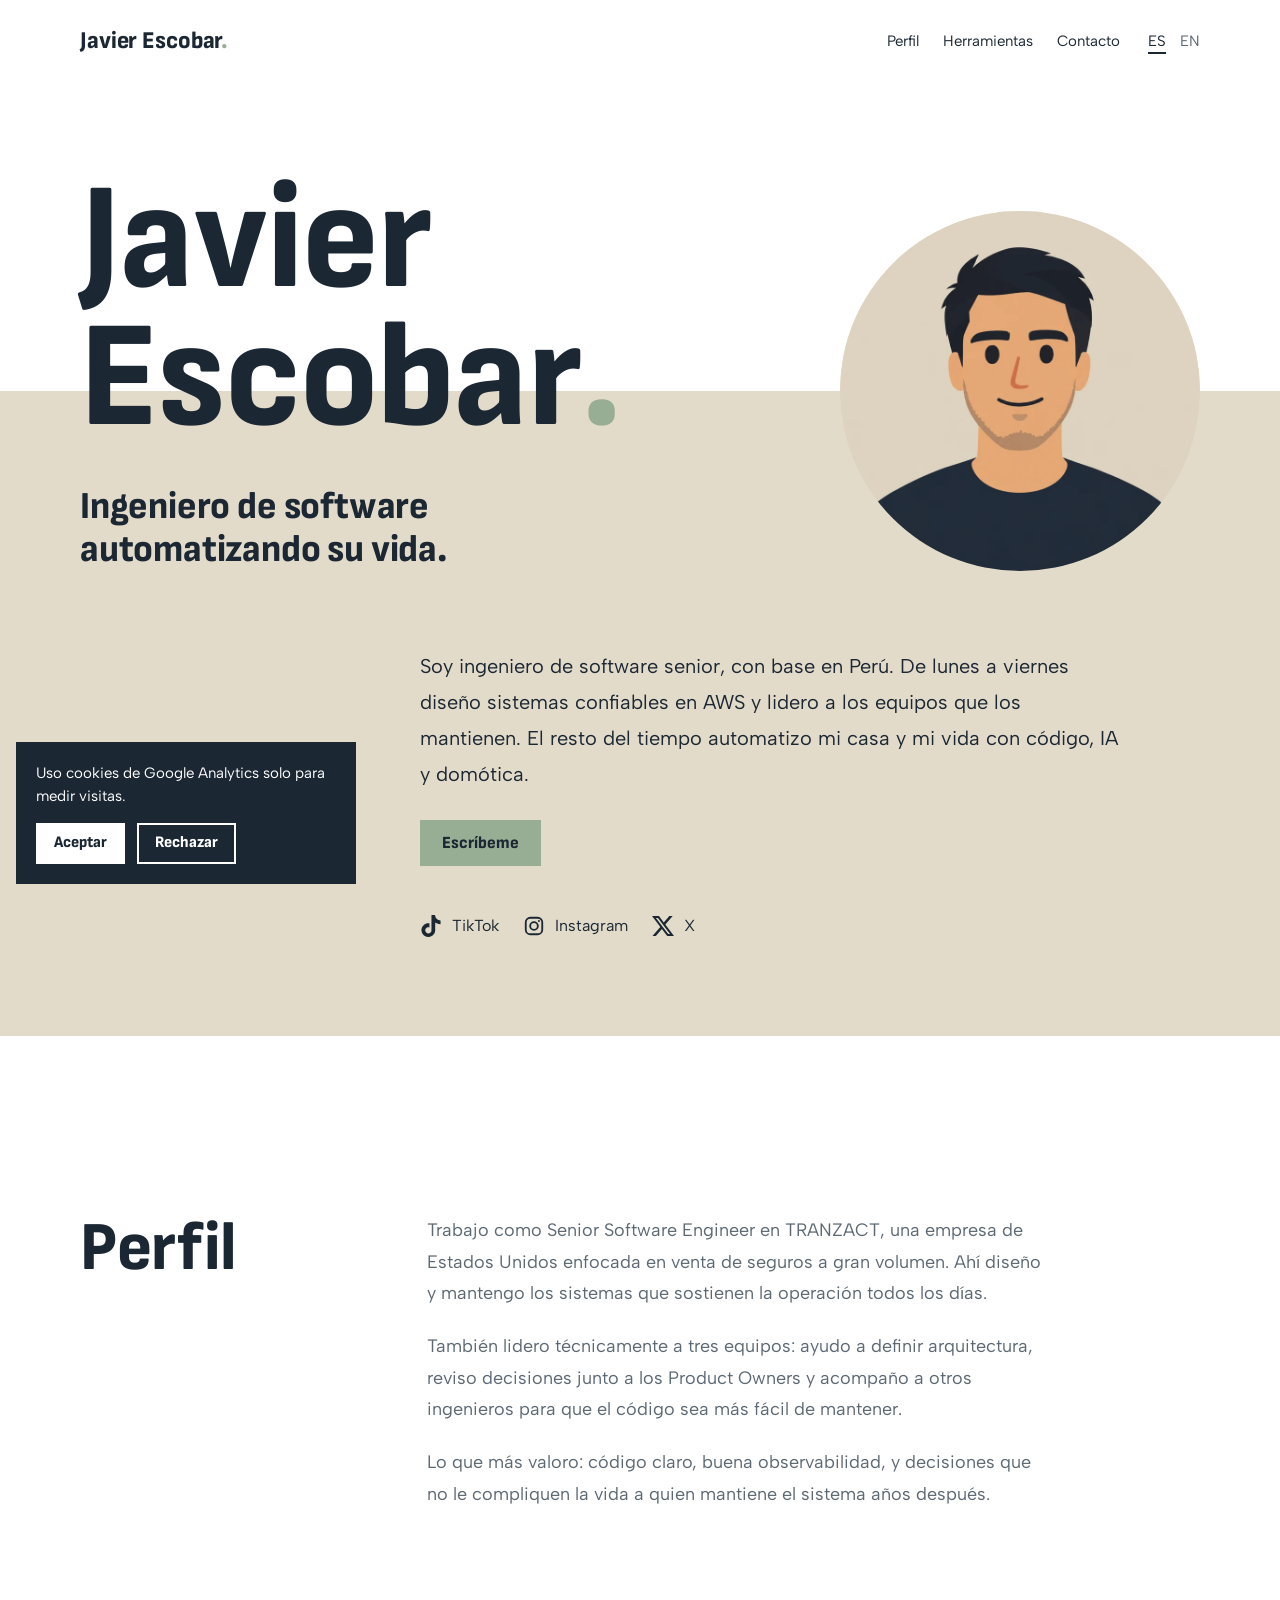
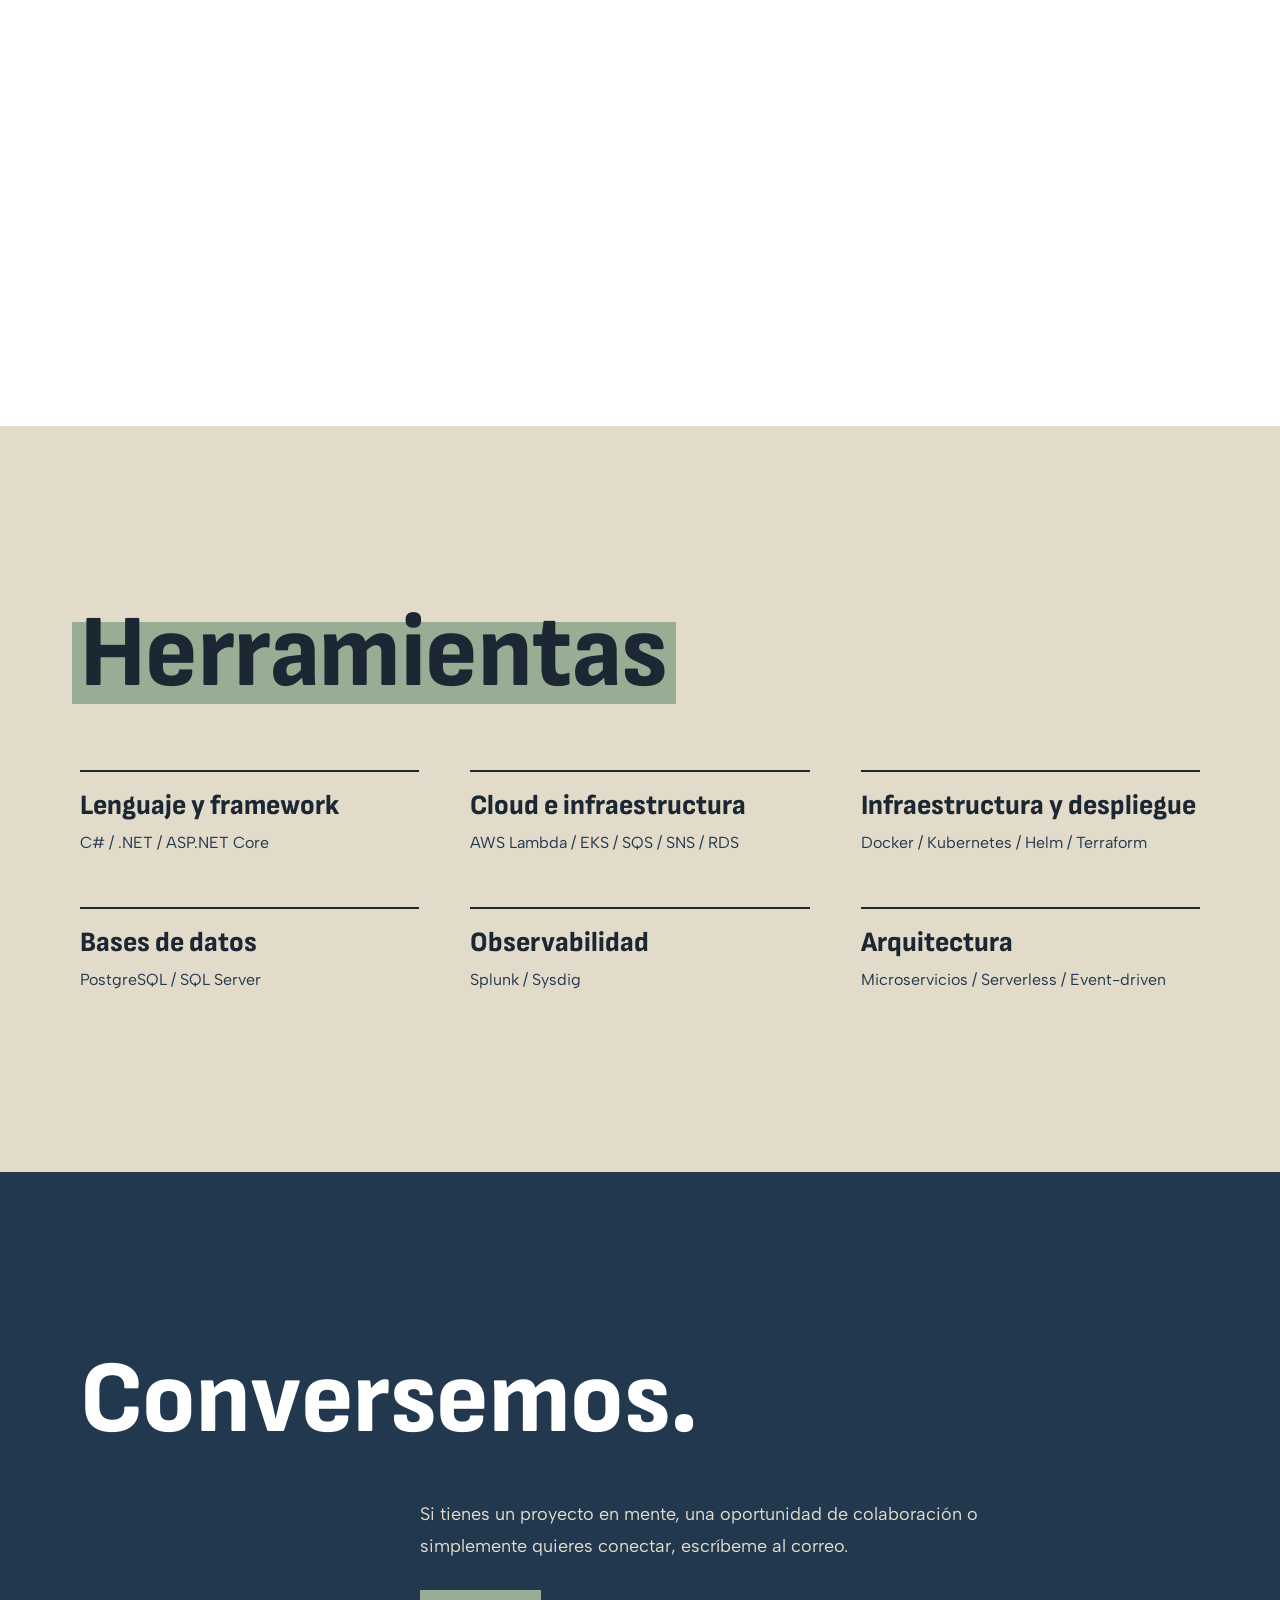
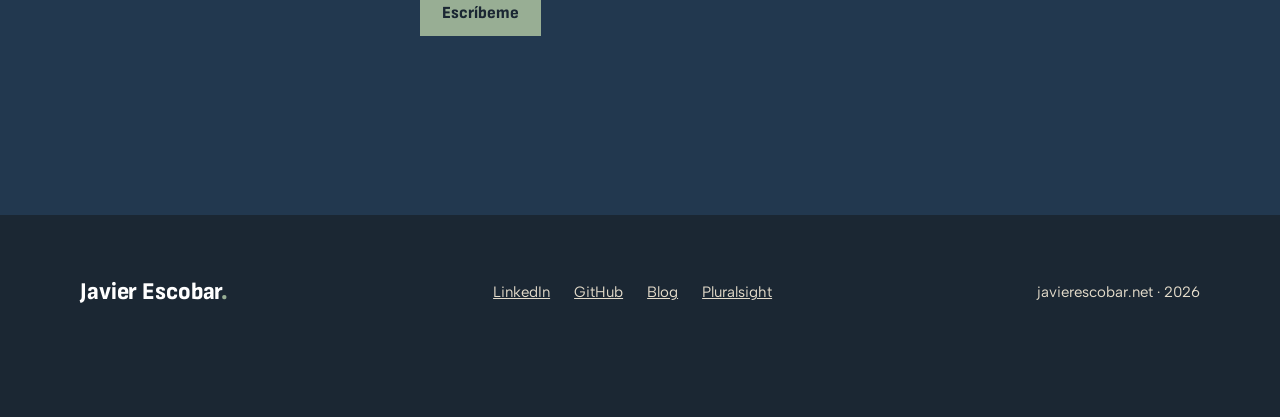
<file: index.html>
<!DOCTYPE html>
<html lang="es">

<head>
    <meta charset="UTF-8" />
    <meta name="viewport" content="width=device-width, initial-scale=1.0" />

    <!-- Google Analytics with consent mode: no cookies until the visitor accepts. -->
    <script>
        window.dataLayer = window.dataLayer || [];
        function gtag() { dataLayer.push(arguments); }
        gtag('consent', 'default', {
            analytics_storage: 'denied',
            ad_storage: 'denied',
            ad_user_data: 'denied',
            ad_personalization: 'denied'
        });
        gtag('js', new Date());
        gtag('config', 'G-T27PDGQ6QC');
    </script>
    <script async src="https://www.googletagmanager.com/gtag/js?id=G-T27PDGQ6QC"></script>

    <meta name="description"
        content="Javier Escobar Espinoza, ingeniero de software senior y Technical Lead en Perú. Diseño sistemas confiables en AWS y automatizo mi casa y mi vida con código, IA y domótica." />
    <meta name="author" content="Javier Escobar Espinoza" />
    <meta name="theme-color" content="#ffffff" />
    <link rel="canonical" href="https://javierescobar.net/" />
    <link rel="alternate" hreflang="es" href="https://javierescobar.net/" />
    <link rel="alternate" hreflang="en" href="https://javierescobar.net/en/" />
    <link rel="alternate" hreflang="x-default" href="https://javierescobar.net/" />

    <meta property="og:site_name" content="Javier Escobar Espinoza" />
    <meta property="og:type" content="profile" />
    <meta property="og:locale" content="es_PE" />
    <meta property="og:title" content="Javier Escobar Espinoza, ingeniero de software senior y Technical Lead" />
    <meta property="og:description"
        content="Sistemas confiables en AWS de lunes a viernes. El resto del tiempo, automatizando mi vida." />
    <meta property="og:url" content="https://javierescobar.net/" />
    <meta property="og:image" content="https://javierescobar.net/images/avatar.jpg" />
    <meta name="twitter:card" content="summary" />
    <meta name="twitter:title" content="Javier Escobar Espinoza, ingeniero de software senior y Technical Lead" />
    <meta name="twitter:description"
        content="Sistemas confiables en AWS de lunes a viernes. El resto del tiempo, automatizando mi vida." />
    <meta name="twitter:image" content="https://javierescobar.net/images/avatar.jpg" />

    <title>Javier Escobar Espinoza, ingeniero de software senior y Technical Lead</title>
    <link rel="apple-touch-icon" sizes="180x180" href="/apple-touch-icon.png">
    <link rel="icon" type="image/png" sizes="32x32" href="/favicon-32x32.png">
    <link rel="icon" type="image/png" sizes="16x16" href="/favicon-16x16.png">
    <link rel="manifest" href="/site.webmanifest">
    <link rel="preconnect" href="https://fonts.googleapis.com" />
    <link rel="preconnect" href="https://fonts.gstatic.com" crossorigin />
    <link href="https://fonts.googleapis.com/css2?family=Albert+Sans:wght@400&family=Sofia+Sans+Semi+Condensed:wght@800&display=swap"
        rel="stylesheet" />
    <link rel="stylesheet" href="/styles.css" />

    <script>document.documentElement.classList.add('js');</script>

    <script type="application/ld+json">
        {
            "@context": "https://schema.org",
            "@type": "WebSite",
            "name": "Javier Escobar Espinoza",
            "alternateName": ["Javier Escobar", "Javier Escobar E."],
            "url": "https://javierescobar.net/"
        }
    </script>

    <script type="application/ld+json">
        {
            "@context": "https://schema.org",
            "@type": "Person",
            "name": "Javier Escobar Espinoza",
            "alternateName": "Javier Escobar",
            "url": "https://javierescobar.net/",
            "image": "https://javierescobar.net/images/avatar.jpg",
            "jobTitle": "Senior Software Engineer & Technical Lead",
            "worksFor": {
                "@type": "Organization",
                "name": "TRANZACT"
            },
            "alumniOf": {
                "@type": "CollegeOrUniversity",
                "name": "Universidad Privada Antenor Orrego"
            },
            "address": {
                "@type": "PostalAddress",
                "addressCountry": "PE"
            },
            "sameAs": [
                "https://www.tiktok.com/@javierescobare",
                "https://www.instagram.com/javierescobare",
                "https://x.com/javierescobare",
                "https://linkedin.com/in/javierescobare",
                "https://github.com/javierescobare",
                "https://blog.javierescobar.net",
                "https://app.pluralsight.com/profile/javierescobare"
            ],
            "knowsAbout": [
                "Cloud Architecture",
                ".NET",
                "AWS",
                "Backend Engineering",
                "Home Automation",
                "Distributed Systems",
                "Microservices",
                "Serverless",
                "Event-driven Architecture",
                "Technical Leadership",
                "Software Architecture"
            ]
        }
    </script>
</head>

<body>
    <a class="skip" href="#main">Saltar al contenido</a>
    <div class="wrap">
        <header>
            <nav class="nav" aria-label="Principal">
                <a class="wm" translate="no" href="/" aria-label="Inicio, Javier Escobar">Javier Escobar<i>.</i></a>
                <ul class="nav-links">
                    <li><a href="#perfil">Perfil</a></li>
                    <li><a href="#herramientas">Herramientas</a></li>
                    <li><a href="#contacto">Contacto</a></li>
                </ul>
                <div class="lang" aria-label="Idioma">
                    <a href="/" hreflang="es" aria-current="page">ES</a>
                    <a href="/en/" hreflang="en">EN</a>
                </div>
            </nav>
        </header>

        <main id="main">
            <div class="cover" data-mood="base" data-hero aria-labelledby="hero-title">
                <div>
                    <h1 id="hero-title" class="in" translate="no">Javier<br>Escobar<span class="dot">.</span></h1>
                    <p class="tagline in" style="--d: 80ms">Ingeniero de software automatizando su vida.</p>
                </div>
                <div class="avatar in" style="--d: 60ms">
                    <picture>
                        <source srcset="/images/avatar.webp" type="image/webp" />
                        <img src="/images/avatar.jpg" alt="Avatar de Javier Escobar" width="600" height="600" fetchpriority="high" />
                    </picture>
                    <picture class="brow" aria-hidden="true">
                        <source srcset="/images/avatar-ceja.webp" type="image/webp" />
                        <img src="/images/avatar-ceja.jpg" alt="" width="600" height="600" decoding="async"
                            fetchpriority="low" />
                    </picture>
                    <picture class="laugh" aria-hidden="true">
                        <source srcset="/images/avatar-risa.webp" type="image/webp" />
                        <img src="/images/avatar-risa.jpg" alt="" width="600" height="600" decoding="async"
                            fetchpriority="low" />
                    </picture>
                </div>
            </div>

            <div class="intro off" data-mood="base" data-hero>
                <p class="lede in" style="--d: 180ms">Soy ingeniero de software senior, con base en Perú. De lunes a viernes diseño
                    sistemas confiables en AWS y lidero a los equipos que los mantienen. El resto del tiempo
                    automatizo mi casa y mi vida con código, IA y domótica.</p>
                <div class="actions in" style="--d: 240ms">
                    <a class="btn btn-primary" href="mailto:javier@javierescobar.net">Escríbeme</a>
                </div>
                <ul class="socials in" style="--d: 300ms" aria-label="Redes sociales">
                    <li><a href="https://www.tiktok.com/@javierescobare" target="_blank" rel="noopener"><svg class="ico" viewBox="0 0 24 24" aria-hidden="true"><path fill="currentColor" d="M12.525.02c1.31-.02 2.61-.01 3.91-.02.08 1.53.63 3.09 1.75 4.17 1.12 1.11 2.7 1.62 4.24 1.79v4.03c-1.44-.05-2.89-.35-4.2-.97-.57-.26-1.1-.59-1.62-.93-.01 2.92.01 5.84-.02 8.75-.08 1.4-.54 2.79-1.35 3.94-1.31 1.92-3.58 3.17-5.91 3.21-1.43.08-2.86-.31-4.08-1.03-2.02-1.19-3.44-3.37-3.65-5.71-.02-.5-.03-1-.01-1.49.18-1.9 1.12-3.72 2.58-4.96 1.66-1.44 3.98-2.13 6.15-1.72.02 1.48-.04 2.96-.04 4.44-.99-.32-2.15-.23-3.02.37-.63.41-1.11 1.04-1.36 1.75-.21.51-.15 1.07-.14 1.61.24 1.64 1.82 3.02 3.5 2.87 1.12-.01 2.19-.66 2.77-1.61.19-.33.4-.67.41-1.06.1-1.79.06-3.57.07-5.36.01-4.03-.01-8.05.02-12.07z"/></svg><span>TikTok</span></a></li>
                    <li><a href="https://www.instagram.com/javierescobare" target="_blank"
                            rel="noopener"><svg class="ico" viewBox="0 0 24 24" aria-hidden="true" fill="none" stroke="currentColor" stroke-width="2"><rect x="3" y="3" width="18" height="18" rx="5"/><circle cx="12" cy="12" r="4.2"/><circle cx="17.4" cy="6.6" r="1.1" fill="currentColor" stroke="none"/></svg><span>Instagram</span></a></li>
                    <li><a href="https://x.com/javierescobare" target="_blank" rel="noopener"><svg class="ico" viewBox="0 0 24 24" aria-hidden="true"><path fill="currentColor" d="M18.901 1.153h3.68l-8.04 9.19L24 22.846h-7.406l-5.8-7.584-6.638 7.584H.474l8.6-9.83L0 1.154h7.594l5.243 6.932ZM17.61 20.644h2.039L6.486 3.24H4.298Z"/></svg><span>X</span></a></li>
                </ul>
            </div>

            <section id="perfil" class="split reveal" data-mood="base" aria-labelledby="about-title">
                <h2 id="about-title">Perfil</h2>
                <div class="off prose">
                    <p>Trabajo como Senior Software Engineer en TRANZACT, una empresa de Estados Unidos enfocada
                        en venta de seguros a gran volumen. Ahí diseño y mantengo los sistemas que sostienen la
                        operación todos los días.</p>
                    <p>También lidero técnicamente a tres equipos: ayudo a definir arquitectura, reviso decisiones
                        junto a los Product Owners y acompaño a otros ingenieros para que el código sea más fácil
                        de mantener.</p>
                    <p>Lo que más valoro: código claro, buena observabilidad, y decisiones que no le compliquen
                        la vida a quien mantiene el sistema años después.</p>
                </div>
            </section>

            <section id="liderazgo" class="split reveal" data-mood="base" aria-labelledby="leadership-title">
                <h2 id="leadership-title">Liderazgo</h2>
                <div class="off prose">
                    <p>Lidero proyectos desde la conversación inicial con negocio hasta que el sistema corre en
                        producción: entender el problema, decidir la arquitectura, y quedarme cerca cuando algo
                        falla. Me muevo entre dos idiomas, el de los Product Owners y el de los ingenieros, y me
                        encargo de que ambos entiendan lo mismo.</p>
                </div>
            </section>
        </main>
    </div>

    <section id="herramientas" data-mood="brow" class="band band-arena reveal" aria-labelledby="stack-title">
        <div class="wrap">
            <h2 id="stack-title"><span class="mark">Herramientas</span></h2>
            <dl class="stack" aria-label="Stack de tecnologías">
                <div>
                    <dt>Lenguaje y framework</dt>
                    <dd>C# / .NET / ASP.NET Core</dd>
                </div>
                <div>
                    <dt>Cloud e infraestructura</dt>
                    <dd>AWS Lambda / EKS / SQS / SNS / RDS</dd>
                </div>
                <div>
                    <dt>Infraestructura y despliegue</dt>
                    <dd>Docker / Kubernetes / Helm / Terraform</dd>
                </div>
                <div>
                    <dt>Bases de datos</dt>
                    <dd>PostgreSQL / SQL Server</dd>
                </div>
                <div>
                    <dt>Observabilidad</dt>
                    <dd>Splunk / Sysdig</dd>
                </div>
                <div>
                    <dt>Arquitectura</dt>
                    <dd>Microservicios / Serverless / Event-driven</dd>
                </div>
            </dl>
        </div>
    </section>


    <section id="contacto" data-mood="laugh" class="band band-azul on-dark reveal" aria-labelledby="contact-title">
        <div class="wrap">
            <h2 id="contact-title">Conversemos.</h2>
            <div class="off">
                <p>Si tienes un proyecto en mente, una oportunidad de colaboración o simplemente quieres conectar,
                    escríbeme al correo.</p>
                <div class="actions">
                    <a class="btn btn-primary" href="mailto:javier@javierescobar.net">Escríbeme</a>
                </div>
            </div>
        </div>
    </section>

    <footer class="footer band-tinta on-dark" data-mood="laugh">
        <div class="wrap">
            <span class="wm" translate="no">Javier Escobar<i>.</i></span>
            <ul class="ext" aria-label="Enlaces externos">
                <li><a href="https://linkedin.com/in/javierescobare" target="_blank" rel="noopener">LinkedIn</a></li>
                <li><a href="https://github.com/javierescobare" target="_blank" rel="noopener">GitHub</a></li>
                <li><a href="https://blog.javierescobar.net" target="_blank" rel="noopener">Blog</a></li>
                <li><a href="https://app.pluralsight.com/profile/javierescobare" target="_blank"
                        rel="noopener">Pluralsight</a></li>
            </ul>
            <p id="footerRev">javierescobar.net · 2026</p>
        </div>
    </footer>

    <div class="buddy" id="buddy" aria-hidden="true">
        <img class="face face-base" src="/images/buddy-base.webp" alt="" width="192" height="192" decoding="async" />
        <img class="face face-brow" src="/images/buddy-ceja.webp" alt="" width="192" height="192" decoding="async" />
        <img class="face face-laugh" src="/images/buddy-risa.webp" alt="" width="192" height="192" decoding="async" />
    </div>

    <div class="consent-banner" id="consentBanner" hidden>
        <p>Uso cookies de Google Analytics solo para medir visitas.</p>
        <div class="consent-actions">
            <button class="btn" id="consentAccept" type="button">Aceptar</button>
            <button class="btn btn-outline" id="consentDecline" type="button">Rechazar</button>
        </div>
    </div>

    <script src="/script.js" defer></script>
</body>

</html>
</file>
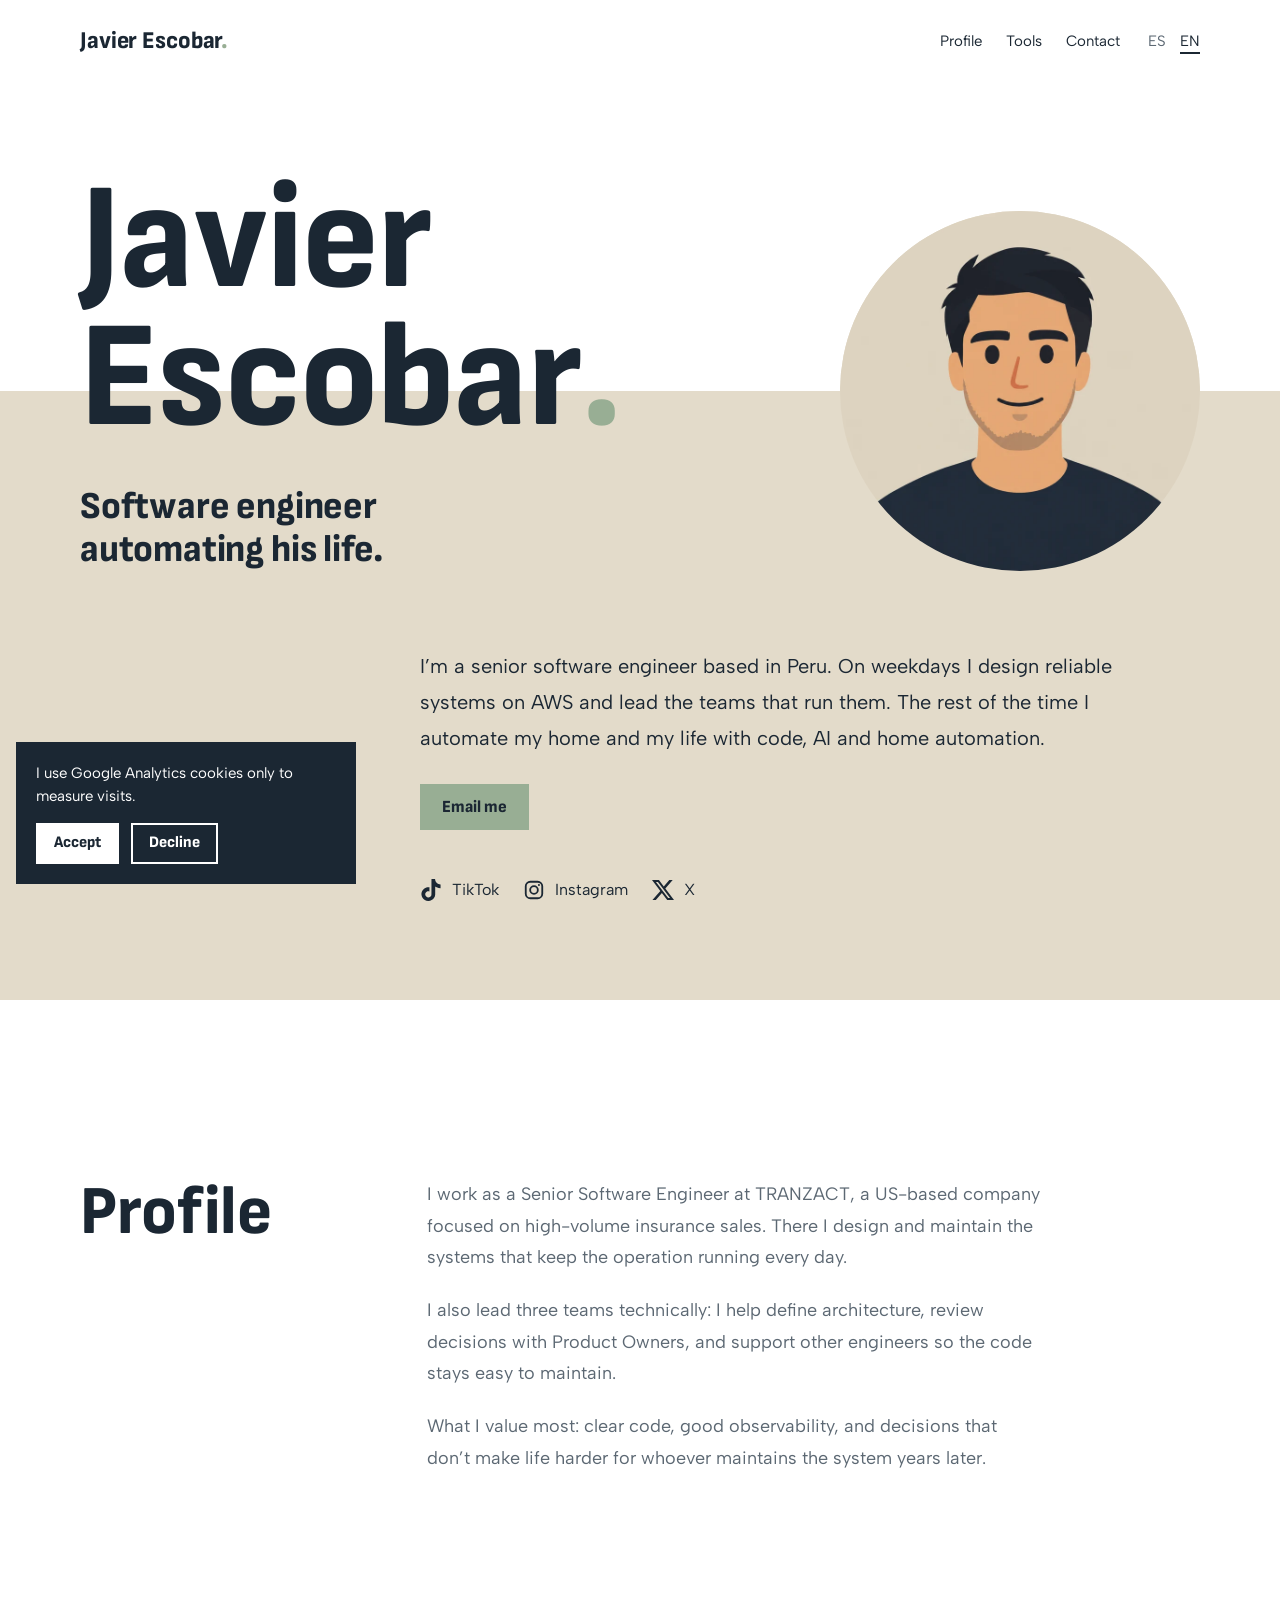
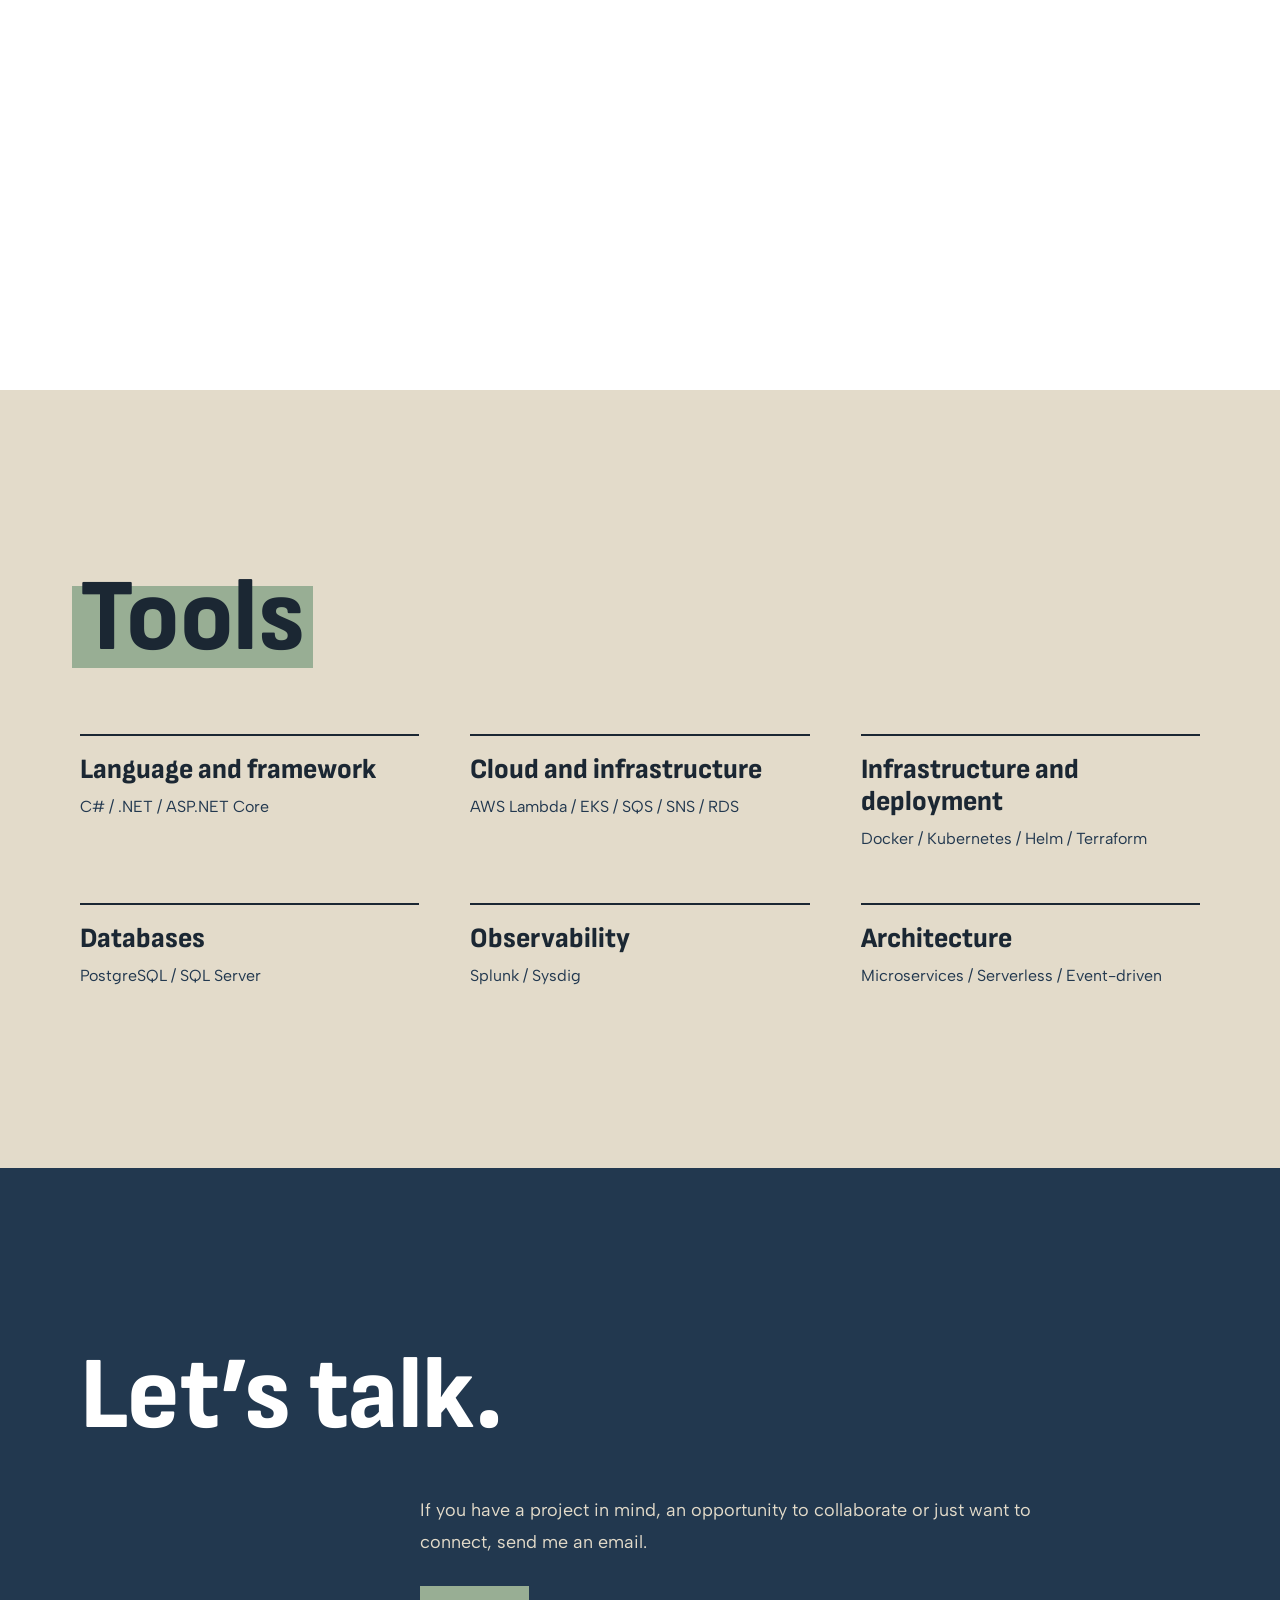
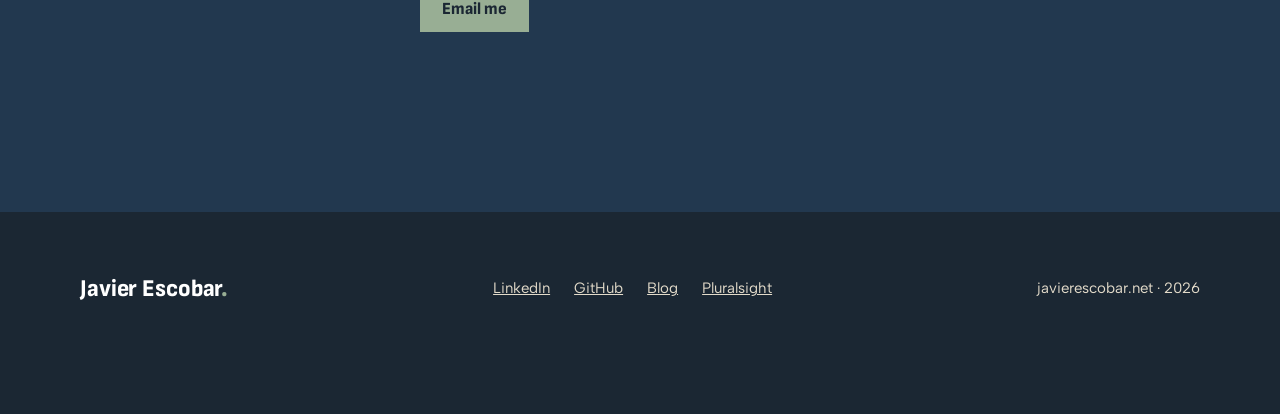
<file: en/index.html>
<!DOCTYPE html>
<html lang="en">

<head>
    <meta charset="UTF-8" />
    <meta name="viewport" content="width=device-width, initial-scale=1.0" />

    <!-- Google Analytics with consent mode: no cookies until the visitor accepts. -->
    <script>
        window.dataLayer = window.dataLayer || [];
        function gtag() { dataLayer.push(arguments); }
        gtag('consent', 'default', {
            analytics_storage: 'denied',
            ad_storage: 'denied',
            ad_user_data: 'denied',
            ad_personalization: 'denied'
        });
        gtag('js', new Date());
        gtag('config', 'G-T27PDGQ6QC');
    </script>
    <script async src="https://www.googletagmanager.com/gtag/js?id=G-T27PDGQ6QC"></script>

    <meta name="description"
        content="Javier Escobar Espinoza, senior software engineer and technical lead based in Peru. I design reliable systems on AWS and automate my home and my life with code, AI and home automation." />
    <meta name="author" content="Javier Escobar Espinoza" />
    <meta name="theme-color" content="#ffffff" />
    <link rel="canonical" href="https://javierescobar.net/en/" />
    <link rel="alternate" hreflang="es" href="https://javierescobar.net/" />
    <link rel="alternate" hreflang="en" href="https://javierescobar.net/en/" />
    <link rel="alternate" hreflang="x-default" href="https://javierescobar.net/" />

    <meta property="og:site_name" content="Javier Escobar Espinoza" />
    <meta property="og:type" content="profile" />
    <meta property="og:locale" content="en_US" />
    <meta property="og:title" content="Javier Escobar Espinoza, Senior Software Engineer &amp; Technical Lead" />
    <meta property="og:description"
        content="Reliable systems on AWS on weekdays. The rest of the time, automating my life." />
    <meta property="og:url" content="https://javierescobar.net/en/" />
    <meta property="og:image" content="https://javierescobar.net/images/avatar.jpg" />
    <meta name="twitter:card" content="summary" />
    <meta name="twitter:title" content="Javier Escobar Espinoza, Senior Software Engineer &amp; Technical Lead" />
    <meta name="twitter:description"
        content="Reliable systems on AWS on weekdays. The rest of the time, automating my life." />
    <meta name="twitter:image" content="https://javierescobar.net/images/avatar.jpg" />

    <title>Javier Escobar Espinoza, Senior Software Engineer &amp; Technical Lead</title>
    <link rel="apple-touch-icon" sizes="180x180" href="/apple-touch-icon.png">
    <link rel="icon" type="image/png" sizes="32x32" href="/favicon-32x32.png">
    <link rel="icon" type="image/png" sizes="16x16" href="/favicon-16x16.png">
    <link rel="manifest" href="/site.webmanifest">
    <link rel="preconnect" href="https://fonts.googleapis.com" />
    <link rel="preconnect" href="https://fonts.gstatic.com" crossorigin />
    <link href="https://fonts.googleapis.com/css2?family=Albert+Sans:wght@400&family=Sofia+Sans+Semi+Condensed:wght@800&display=swap"
        rel="stylesheet" />
    <link rel="stylesheet" href="/styles.css" />

    <script>document.documentElement.classList.add('js');</script>

    <script type="application/ld+json">
        {
            "@context": "https://schema.org",
            "@type": "Person",
            "name": "Javier Escobar Espinoza",
            "alternateName": "Javier Escobar",
            "url": "https://javierescobar.net/",
            "image": "https://javierescobar.net/images/avatar.jpg",
            "jobTitle": "Senior Software Engineer & Technical Lead",
            "worksFor": {
                "@type": "Organization",
                "name": "TRANZACT"
            },
            "alumniOf": {
                "@type": "CollegeOrUniversity",
                "name": "Universidad Privada Antenor Orrego"
            },
            "address": {
                "@type": "PostalAddress",
                "addressCountry": "PE"
            },
            "sameAs": [
                "https://www.tiktok.com/@javierescobare",
                "https://www.instagram.com/javierescobare",
                "https://x.com/javierescobare",
                "https://linkedin.com/in/javierescobare",
                "https://github.com/javierescobare",
                "https://blog.javierescobar.net",
                "https://app.pluralsight.com/profile/javierescobare"
            ],
            "knowsAbout": [
                "Cloud Architecture",
                ".NET",
                "AWS",
                "Backend Engineering",
                "Home Automation",
                "Distributed Systems",
                "Microservices",
                "Serverless",
                "Event-driven Architecture",
                "Technical Leadership",
                "Software Architecture"
            ]
        }
    </script>
</head>

<body>
    <a class="skip" href="#main">Skip to content</a>
    <div class="wrap">
        <header>
            <nav class="nav" aria-label="Main">
                <a class="wm" translate="no" href="/en/" aria-label="Home, Javier Escobar">Javier Escobar<i>.</i></a>
                <ul class="nav-links">
                    <li><a href="#profile">Profile</a></li>
                    <li><a href="#tools">Tools</a></li>
                    <li><a href="#contact">Contact</a></li>
                </ul>
                <div class="lang" aria-label="Language">
                    <a href="/" hreflang="es">ES</a>
                    <a href="/en/" hreflang="en" aria-current="page">EN</a>
                </div>
            </nav>
        </header>

        <main id="main">
            <div class="cover" data-mood="base" data-hero aria-labelledby="hero-title">
                <div>
                    <h1 id="hero-title" class="in" translate="no">Javier<br>Escobar<span class="dot">.</span></h1>
                    <p class="tagline in" style="--d: 80ms">Software engineer automating his life.</p>
                </div>
                <div class="avatar in" style="--d: 60ms">
                    <picture>
                        <source srcset="/images/avatar.webp" type="image/webp" />
                        <img src="/images/avatar.jpg" alt="Avatar of Javier Escobar" width="600" height="600" fetchpriority="high" />
                    </picture>
                    <picture class="brow" aria-hidden="true">
                        <source srcset="/images/avatar-ceja.webp" type="image/webp" />
                        <img src="/images/avatar-ceja.jpg" alt="" width="600" height="600" decoding="async"
                            fetchpriority="low" />
                    </picture>
                    <picture class="laugh" aria-hidden="true">
                        <source srcset="/images/avatar-risa.webp" type="image/webp" />
                        <img src="/images/avatar-risa.jpg" alt="" width="600" height="600" decoding="async"
                            fetchpriority="low" />
                    </picture>
                </div>
            </div>

            <div class="intro off" data-mood="base" data-hero>
                <p class="lede in" style="--d: 180ms">I’m a senior software engineer based in Peru. On weekdays I design reliable
                    systems on AWS and lead the teams that run them. The rest of the time I automate my home
                    and my life with code, AI and home automation.</p>
                <div class="actions in" style="--d: 240ms">
                    <a class="btn btn-primary" href="mailto:javier@javierescobar.net">Email me</a>
                </div>
                <ul class="socials in" style="--d: 300ms" aria-label="Social media">
                    <li><a href="https://www.tiktok.com/@javierescobare" target="_blank" rel="noopener"><svg class="ico" viewBox="0 0 24 24" aria-hidden="true"><path fill="currentColor" d="M12.525.02c1.31-.02 2.61-.01 3.91-.02.08 1.53.63 3.09 1.75 4.17 1.12 1.11 2.7 1.62 4.24 1.79v4.03c-1.44-.05-2.89-.35-4.2-.97-.57-.26-1.1-.59-1.62-.93-.01 2.92.01 5.84-.02 8.75-.08 1.4-.54 2.79-1.35 3.94-1.31 1.92-3.58 3.17-5.91 3.21-1.43.08-2.86-.31-4.08-1.03-2.02-1.19-3.44-3.37-3.65-5.71-.02-.5-.03-1-.01-1.49.18-1.9 1.12-3.72 2.58-4.96 1.66-1.44 3.98-2.13 6.15-1.72.02 1.48-.04 2.96-.04 4.44-.99-.32-2.15-.23-3.02.37-.63.41-1.11 1.04-1.36 1.75-.21.51-.15 1.07-.14 1.61.24 1.64 1.82 3.02 3.5 2.87 1.12-.01 2.19-.66 2.77-1.61.19-.33.4-.67.41-1.06.1-1.79.06-3.57.07-5.36.01-4.03-.01-8.05.02-12.07z"/></svg><span>TikTok</span></a></li>
                    <li><a href="https://www.instagram.com/javierescobare" target="_blank"
                            rel="noopener"><svg class="ico" viewBox="0 0 24 24" aria-hidden="true" fill="none" stroke="currentColor" stroke-width="2"><rect x="3" y="3" width="18" height="18" rx="5"/><circle cx="12" cy="12" r="4.2"/><circle cx="17.4" cy="6.6" r="1.1" fill="currentColor" stroke="none"/></svg><span>Instagram</span></a></li>
                    <li><a href="https://x.com/javierescobare" target="_blank" rel="noopener"><svg class="ico" viewBox="0 0 24 24" aria-hidden="true"><path fill="currentColor" d="M18.901 1.153h3.68l-8.04 9.19L24 22.846h-7.406l-5.8-7.584-6.638 7.584H.474l8.6-9.83L0 1.154h7.594l5.243 6.932ZM17.61 20.644h2.039L6.486 3.24H4.298Z"/></svg><span>X</span></a></li>
                </ul>
            </div>

            <section id="profile" class="split reveal" data-mood="base" aria-labelledby="about-title">
                <h2 id="about-title">Profile</h2>
                <div class="off prose">
                    <p>I work as a Senior Software Engineer at TRANZACT, a US-based company focused on high-volume
                        insurance sales. There I design and maintain the systems that keep the operation running
                        every day.</p>
                    <p>I also lead three teams technically: I help define architecture, review decisions with
                        Product Owners, and support other engineers so the code stays easy to maintain.</p>
                    <p>What I value most: clear code, good observability, and decisions that don’t make life
                        harder for whoever maintains the system years later.</p>
                </div>
            </section>

            <section id="leadership" class="split reveal" data-mood="base" aria-labelledby="leadership-title">
                <h2 id="leadership-title">Leadership</h2>
                <div class="off prose">
                    <p>I lead projects from the first conversation with the business until the system is running
                        in production: understanding the problem, deciding the architecture, and staying close
                        when something breaks. I move between two languages, the Product Owners’ and the
                        engineers’, and I make sure both sides understand the same thing.</p>
                </div>
            </section>
        </main>
    </div>

    <section id="tools" data-mood="brow" class="band band-arena reveal" aria-labelledby="stack-title">
        <div class="wrap">
            <h2 id="stack-title"><span class="mark">Tools</span></h2>
            <dl class="stack" aria-label="Technology stack">
                <div>
                    <dt>Language and framework</dt>
                    <dd>C# / .NET / ASP.NET Core</dd>
                </div>
                <div>
                    <dt>Cloud and infrastructure</dt>
                    <dd>AWS Lambda / EKS / SQS / SNS / RDS</dd>
                </div>
                <div>
                    <dt>Infrastructure and deployment</dt>
                    <dd>Docker / Kubernetes / Helm / Terraform</dd>
                </div>
                <div>
                    <dt>Databases</dt>
                    <dd>PostgreSQL / SQL Server</dd>
                </div>
                <div>
                    <dt>Observability</dt>
                    <dd>Splunk / Sysdig</dd>
                </div>
                <div>
                    <dt>Architecture</dt>
                    <dd>Microservices / Serverless / Event-driven</dd>
                </div>
            </dl>
        </div>
    </section>


    <section id="contact" data-mood="laugh" class="band band-azul on-dark reveal" aria-labelledby="contact-title">
        <div class="wrap">
            <h2 id="contact-title">Let’s talk.</h2>
            <div class="off">
                <p>If you have a project in mind, an opportunity to collaborate or just want to connect, send
                    me an email.</p>
                <div class="actions">
                    <a class="btn btn-primary" href="mailto:javier@javierescobar.net">Email me</a>
                </div>
            </div>
        </div>
    </section>

    <footer class="footer band-tinta on-dark" data-mood="laugh">
        <div class="wrap">
            <span class="wm" translate="no">Javier Escobar<i>.</i></span>
            <ul class="ext" aria-label="External links">
                <li><a href="https://linkedin.com/in/javierescobare" target="_blank" rel="noopener">LinkedIn</a></li>
                <li><a href="https://github.com/javierescobare" target="_blank" rel="noopener">GitHub</a></li>
                <li><a href="https://blog.javierescobar.net" target="_blank" rel="noopener">Blog</a></li>
                <li><a href="https://app.pluralsight.com/profile/javierescobare" target="_blank"
                        rel="noopener">Pluralsight</a></li>
            </ul>
            <p id="footerRev">javierescobar.net · 2026</p>
        </div>
    </footer>

    <div class="buddy" id="buddy" aria-hidden="true">
        <img class="face face-base" src="/images/buddy-base.webp" alt="" width="192" height="192" decoding="async" />
        <img class="face face-brow" src="/images/buddy-ceja.webp" alt="" width="192" height="192" decoding="async" />
        <img class="face face-laugh" src="/images/buddy-risa.webp" alt="" width="192" height="192" decoding="async" />
    </div>

    <div class="consent-banner" id="consentBanner" hidden>
        <p>I use Google Analytics cookies only to measure visits.</p>
        <div class="consent-actions">
            <button class="btn" id="consentAccept" type="button">Accept</button>
            <button class="btn btn-outline" id="consentDecline" type="button">Decline</button>
        </div>
    </div>

    <script src="/script.js" defer></script>
</body>

</html>
</file>
<file: styles.css>
/* Identidad visual v5: editorial asimétrico. Títulos enormes a la izquierda,
   texto en una columna desplazada a la derecha, mucho aire entre secciones y
   nada enmarcado. Los bloques de color son los únicos rectángulos. */

:root {
    --fondo: #ffffff;
    --arena: #e3dbca;
    --azul: #22384f;
    --tinta: #1b2733;
    --salvia: #98ae94;
    --muted: #5c6873;
    --display: "Sofia Sans Semi Condensed", system-ui, sans-serif;
    --body: "Albert Sans", system-ui, sans-serif;
    --ease-out: cubic-bezier(0.23, 1, 0.32, 1);
    --gutter: max(16px, env(safe-area-inset-left, 0px));
    --section-space: clamp(96px, 14vw, 184px);
    --av: clamp(200px, 30vw, 360px);
    color-scheme: light;
}

*,
*::before,
*::after {
    box-sizing: border-box;
}

html {
    background: var(--fondo);
    /* el aviso de cookies queda abajo: que no tape lo que se enfoca con el teclado */
    scroll-padding-bottom: 160px;
}

@media (prefers-reduced-motion: no-preference) {
    html {
        scroll-behavior: smooth;
    }
}

body {
    margin: 0;
    background: var(--fondo);
    color: var(--tinta);
    font-family: var(--body);
    font-weight: 400;
    font-size: 18px;
    line-height: 1.75;
    overflow-x: hidden;
}

h1,
h2,
h3 {
    margin: 0;
    font-family: var(--display);
    font-weight: 800;
    text-wrap: balance;
}

p {
    margin: 0 0 1.2em;
    max-width: 56ch;
}

a {
    color: inherit;
}

button {
    font: inherit;
}

a,
button {
    touch-action: manipulation;
    -webkit-tap-highlight-color: transparent;
}

.skip {
    position: absolute;
    left: 16px;
    top: -100px;
    z-index: 60;
    padding: 10px 18px;
    background: var(--tinta);
    color: var(--fondo);
    font-family: var(--display);
    font-weight: 800;
    text-decoration: none;
}

.skip:focus {
    top: 16px;
}

:focus-visible {
    outline: 3px solid var(--azul);
    outline-offset: 4px;
}

.on-dark :focus-visible,
.consent-banner :focus-visible {
    outline-color: var(--fondo);
}

.wrap {
    width: 100%;
    max-width: calc(1120px + 2 * var(--gutter));
    margin: 0 auto;
    padding-inline: var(--gutter);
}

.dot {
    color: var(--salvia);
}

/* ============ Logotipo ============ */
.wm {
    font-family: var(--display);
    font-weight: 800;
    letter-spacing: -0.005em;
    white-space: nowrap;
    text-decoration: none;
}

.wm i {
    font-style: normal;
    color: var(--salvia);
}

/* ============ Navegación ============ */
.nav {
    display: flex;
    align-items: center;
    flex-wrap: wrap;
    gap: 8px 28px;
    padding-block: 22px;
    font-size: 15px;
}

.nav .wm {
    margin-right: auto;
    font-size: 24px;
    line-height: 1;
}

.nav-links {
    display: flex;
    flex-wrap: wrap;
    gap: 4px 24px;
    margin: 0;
    padding: 0;
    list-style: none;
}

.nav a:not(.wm) {
    text-decoration: none;
    padding-block: 6px;
}

.lang {
    display: flex;
    gap: 14px;
    color: var(--muted);
}

.lang a[aria-current="page"] {
    color: var(--tinta);
    text-decoration: underline;
    text-decoration-thickness: 2px;
    text-underline-offset: 6px;
}

/* ============ Titulares y texto ============ */
h2 {
    font-size: clamp(44px, 8vw, 104px);
    line-height: 0.98;
    letter-spacing: -0.005em;
    margin-bottom: clamp(36px, 5vw, 64px);
}

h3 {
    font-size: clamp(22px, 2.6vw, 28px);
    line-height: 1.15;
    letter-spacing: -0.005em;
    margin-bottom: 10px;
}

.off {
    padding-left: clamp(0px, 31%, 340px);
}

section {
    padding-top: var(--section-space);
}

.band {
    padding-block: var(--section-space);
}

.band-arena {
    background: var(--arena);
}

.band-azul {
    background: var(--azul);
    color: var(--fondo);
}

.band-tinta {
    background: var(--tinta);
    color: var(--fondo);
}

/* ============ Portada ============ */
.cover {
    position: relative;
    z-index: 0;
    display: grid;
    grid-template-columns: minmax(0, 1.5fr) minmax(0, 1fr);
    gap: 48px;
    align-items: end;
    padding-top: clamp(40px, 7vw, 96px);
}

/* banda de arena que sale por detrás de la mitad inferior del avatar y sigue bajo la introducción */
.cover::before,
.intro::before {
    content: "";
    position: absolute;
    z-index: -1;
    left: 50%;
    width: 100vw;
    transform: translateX(-50%);
    background: var(--arena);
}

/* 1px de solape para que no asome una línea clara entre las dos mitades de la banda */
.cover::before {
    bottom: -1px;
    height: calc(var(--av) / 2 + 1px);
}

.intro::before {
    top: 0;
    bottom: 0;
}

.cover h1 {
    font-size: clamp(56px, 12vw, 150px);
    line-height: 0.92;
    letter-spacing: -0.005em;
}

.tagline {
    max-width: 22ch;
    margin: clamp(24px, 3vw, 40px) 0 0;
    font-family: var(--display);
    font-weight: 800;
    font-size: clamp(24px, 3.2vw, 38px);
    line-height: 1.12;
    letter-spacing: -0.005em;
    text-wrap: balance;
}

.avatar {
    width: var(--av);
    margin-left: auto;
    aspect-ratio: 1;
    overflow: hidden;
    border-radius: 50%;
    background: var(--arena);
    position: relative;
}

/* segunda expresión del avatar, encima de la base; aparece al pasar el cursor */
.avatar .brow,
.avatar .laugh {
    position: absolute;
    inset: 0;
    opacity: 0;
    pointer-events: none;
    transition: opacity 160ms ease;
}

html[data-mood="brow"] .avatar .brow,
html[data-mood="laugh"] .avatar .laugh {
    opacity: 1;
}

/* el retrato trae un borde blanco fino; el zoom lo deja fuera del círculo */
.avatar img {
    display: block;
    width: 100%;
    height: 100%;
    object-fit: cover;
    transform: scale(1.09);
}

.intro {
    position: relative;
    z-index: 0;
    padding-top: clamp(40px, 6vw, 80px);
    padding-bottom: clamp(56px, 7vw, 96px);
}

.intro .lede {
    font-size: 20px;
    line-height: 1.8;
    max-width: 54ch;
}

/* ============ Botones y enlaces ============ */
.actions {
    display: flex;
    flex-wrap: wrap;
    gap: 16px 28px;
    align-items: center;
    margin-top: 28px;
}

.btn {
    display: inline-block;
    padding: 12px 22px;
    font-family: var(--display);
    font-weight: 800;
    font-size: 17px;
    line-height: 1.3;
    text-decoration: none;
    cursor: pointer;
    border: 0;
    transition: transform 160ms cubic-bezier(0.23, 1, 0.32, 1);
}

.btn:active {
    transform: scale(0.97);
}

.btn-primary {
    background: var(--salvia);
    color: var(--tinta);
}

.ico {
    width: 22px;
    height: 22px;
    flex: none;
    transition: transform 160ms var(--ease-out);
}

.socials {
    display: flex;
    flex-wrap: wrap;
    gap: 6px 24px;
    margin: 40px 0 0;
    padding: 0;
    list-style: none;
    font-size: 16px;
}

.socials a {
    display: inline-flex;
    align-items: center;
    gap: 10px;
    padding-block: 6px;
    text-decoration: underline;
    text-decoration-thickness: 2px;
    text-decoration-color: transparent;
    text-underline-offset: 5px;
    transition: text-decoration-color 160ms ease;
}

/* ============ Perfil y liderazgo ============ */
.prose p {
    color: var(--muted);
}

.prose p:last-child {
    margin-bottom: 0;
}

/* ============ Herramientas (banda de arena) ============ */
.stack {
    display: grid;
    grid-template-columns: repeat(auto-fit, minmax(300px, 1fr));
    gap: clamp(32px, 4vw, 56px);
    margin: 0;
}

.stack div {
    min-width: 0;
}

.stack > div {
    position: relative;
    padding-top: 20px;
}

/* línea fina sobre cada categoría; se dibuja de izquierda a derecha al aparecer */
.stack > div::before {
    content: "";
    position: absolute;
    top: 0;
    left: 0;
    right: 0;
    height: 2px;
    background: var(--tinta);
}

.stack dt {
    margin-bottom: 8px;
    font-family: var(--display);
    font-weight: 800;
    font-size: clamp(22px, 2.6vw, 28px);
    line-height: 1.15;
}

.stack dd {
    margin: 0;
    color: var(--azul);
    font-size: 16px;
    line-height: 1.6;
}

/* ============ Contacto (banda azul noche) ============ */
.band-azul h2 {
    margin-bottom: clamp(28px, 4vw, 48px);
}

.band-azul p {
    color: var(--arena);
}

/* ============ Pie ============ */
.footer {
    padding-block: 56px 104px;
    font-size: 15px;
    color: var(--arena);
}

.footer .wrap {
    display: flex;
    flex-wrap: wrap;
    align-items: center;
    justify-content: space-between;
    gap: 12px 32px;
}

.footer .wm {
    color: var(--fondo);
    font-size: 24px;
}

.footer p {
    margin: 0;
    max-width: none;
}

.ext {
    display: flex;
    flex-wrap: wrap;
    gap: 4px 24px;
    margin: 0;
    padding: 0;
    list-style: none;
}

/* ============ Avatar compañero ============ */
/* Un avatar pequeño que te acompaña fuera de la portada y cambia de expresión según lo que ves o tocas. */
.buddy {
    position: fixed;
    right: 16px;
    bottom: 16px;
    z-index: 40;
    width: 64px;
    height: 64px;
    overflow: hidden;
    border-radius: 50%;
    background: var(--arena);
    box-shadow: 0 0 0 3px var(--fondo);
    opacity: 0;
    transform: translateY(12px) scale(0.96);
    pointer-events: none;
    transition: opacity 300ms var(--ease-out), transform 300ms var(--ease-out);
}

html[data-buddy] .buddy {
    opacity: 1;
    transform: none;
    pointer-events: auto;
}

.buddy .face {
    position: absolute;
    inset: 0;
    width: 100%;
    height: 100%;
    object-fit: cover;
    opacity: 0;
    transform: scale(1.09);
    transition: opacity 160ms ease;
}

.buddy .face-base,
html[data-mood="brow"] .buddy .face-brow,
html[data-mood="laugh"] .buddy .face-laugh {
    opacity: 1;
}

@keyframes bump {
    40% {
        transform: scale(1.1);
    }
}

@media (prefers-reduced-motion: no-preference) {
    .buddy.bump {
        animation: bump 240ms var(--ease-out);
    }
}

/* ============ Aviso de cookies ============ */
.consent-banner {
    position: fixed;
    left: 16px;
    bottom: 16px;
    z-index: 50;
    max-width: 340px;
    padding: 20px;
    background: var(--tinta);
    color: var(--fondo);
}

.consent-banner[hidden] {
    display: none;
}

.consent-banner p {
    margin: 0;
    font-size: 15px;
    line-height: 1.5;
}

.consent-actions {
    display: flex;
    gap: 12px;
    margin-top: 16px;
}

.consent-actions .btn {
    padding: 10px 18px;
    font-size: 16px;
    background: var(--fondo);
    color: var(--tinta);
}

.consent-actions .btn-outline {
    background: transparent;
    color: var(--fondo);
    box-shadow: inset 0 0 0 2px var(--fondo);
}

/* ============ Entrada de la portada ============ */
@keyframes rise {
    from {
        opacity: 0;
        transform: translateY(14px);
    }
}

@keyframes pop {
    from {
        opacity: 0;
        transform: scale(0.96);
    }
}

@keyframes drop {
    from {
        opacity: 0;
        transform: translateY(-0.3em);
    }
}

@keyframes fade {
    from {
        opacity: 0;
    }
}

@media (prefers-reduced-motion: no-preference) {
    .in {
        animation: rise 600ms var(--ease-out) both;
        animation-delay: var(--d, 0ms);
    }

    .avatar.in {
        animation-name: pop;
    }

    /* el punto de la firma entra al final */
    .dot {
        display: inline-block;
        animation: drop 500ms var(--ease-out) 500ms both;
    }
}

@media (prefers-reduced-motion: reduce) {
    .in {
        animation: fade 300ms ease both;
        animation-delay: var(--d, 0ms);
    }
}

/* ============ Aparición al hacer scroll ============ */
/* Cada pieza entra por separado: primero el título, luego su contenido. */
.js .reveal :is(h2, .prose > p, .stack > div, .band-azul .off > *) {
    opacity: 0;
    transform: translateY(32px);
    transition: opacity 700ms var(--ease-out), transform 800ms var(--ease-out);
    transition-delay: calc(120ms + 90ms * var(--n, 0));
}

.js .reveal h2 {
    transform: translateY(40px);
    transition-delay: 0ms;
}

.js .reveal.is-visible :is(h2, .prose > p, .stack > div, .band-azul .off > *) {
    opacity: 1;
    transform: none;
}

:is(.prose, .stack, .band-azul .off) > :nth-child(2) { --n: 1; }
:is(.prose, .stack, .band-azul .off) > :nth-child(3) { --n: 2; }
:is(.prose, .stack, .band-azul .off) > :nth-child(4) { --n: 3; }
:is(.prose, .stack, .band-azul .off) > :nth-child(5) { --n: 4; }
:is(.prose, .stack, .band-azul .off) > :nth-child(6) { --n: 5; }

/* marcador salvia detrás de una palabra: el único detalle salvia de la banda de arena */
.mark {
    position: relative;
    display: inline-block;
    isolation: isolate;
}

.mark::before {
    content: "";
    position: absolute;
    z-index: -1;
    inset: 0.16em -0.08em 0.02em;
    background: var(--salvia);
}

.js .reveal .mark::before,
.js .reveal .stack > div::before {
    transform: scaleX(0);
    transform-origin: left;
    transition: transform 600ms var(--ease-out);
}

.js .reveal .mark::before {
    transition-delay: 450ms;
}

.js .reveal .stack > div::before {
    transition-delay: calc(120ms + 90ms * var(--n, 0));
}

.js .reveal.is-visible .mark::before,
.js .reveal.is-visible .stack > div::before {
    transform: none;
}

@media (hover: hover) and (pointer: fine) {
    .nav a:not(.wm):hover {
        text-decoration: underline;
        text-decoration-thickness: 2px;
        text-underline-offset: 6px;
    }

    .lang a:not([aria-current]):hover,
    .ext a:hover,
    .nav .wm:hover {
        text-decoration: underline;
        text-decoration-thickness: 2px;
        text-underline-offset: 6px;
    }

    .socials a:hover {
        text-decoration-color: currentColor;
    }

    .socials a:hover .ico {
        transform: translateY(-2px);
    }

    .avatar:hover .laugh {
        opacity: 1;
    }

    .btn:hover {
        transform: translateY(-1px);
    }
}

@media (prefers-reduced-motion: reduce) {
    html {
        scroll-behavior: auto;
    }

    /* menos movimiento, no cero: solo un fundido suave */
    .js .reveal :is(h2, .prose > p, .stack > div, .band-azul .off > *) {
        transform: none;
        transition: opacity 300ms ease;
        transition-delay: 0ms !important;
    }

    .js .reveal .mark::before,
    .js .reveal .stack > div::before {
        transform: none;
        transition: none;
    }
}

@media (max-width: 760px) {
    body {
        font-size: 17px;
    }

    .off {
        padding-left: 0;
    }

    .lang {
        order: 2;
    }

    .nav-links {
        order: 3;
        width: 100%;
    }

    .cover {
        grid-template-columns: 1fr;
        gap: 36px;
    }

    :root {
        --av: 240px;
    }

    .avatar {
        margin: 0;
    }

    .intro .lede {
        font-size: 18px;
    }

    .actions {
        align-items: flex-start;
    }

    .buddy {
        right: 12px;
        bottom: 12px;
        width: 52px;
        height: 52px;
    }

    .consent-banner {
        left: 12px;
        right: 12px;
        bottom: 12px;
        max-width: none;
    }
}

/* separación entre una sección blanca y la banda de color que la sigue */
.band {
    margin-top: var(--section-space);
}

.band + .band {
    margin-top: 0;
}

.band + section {
    padding-top: var(--section-space);
}

/* Perfil y Liderazgo: título a la izquierda, texto a la derecha */
@media (min-width: 900px) {
    .split {
        display: grid;
        grid-template-columns: minmax(0, 31%) minmax(0, 1fr);
        align-items: start;
        container-type: inline-size;
    }

    /* la palabra más larga ("Leadership", 4,6 em) deja siempre 32 px libres antes del texto */
    .split h2 {
        margin-bottom: 0;
        font-size: clamp(36px, calc((31cqw - 32px) / 4.6), 88px);
    }

    .split .off {
        padding-left: 0;
    }
}
</file>
